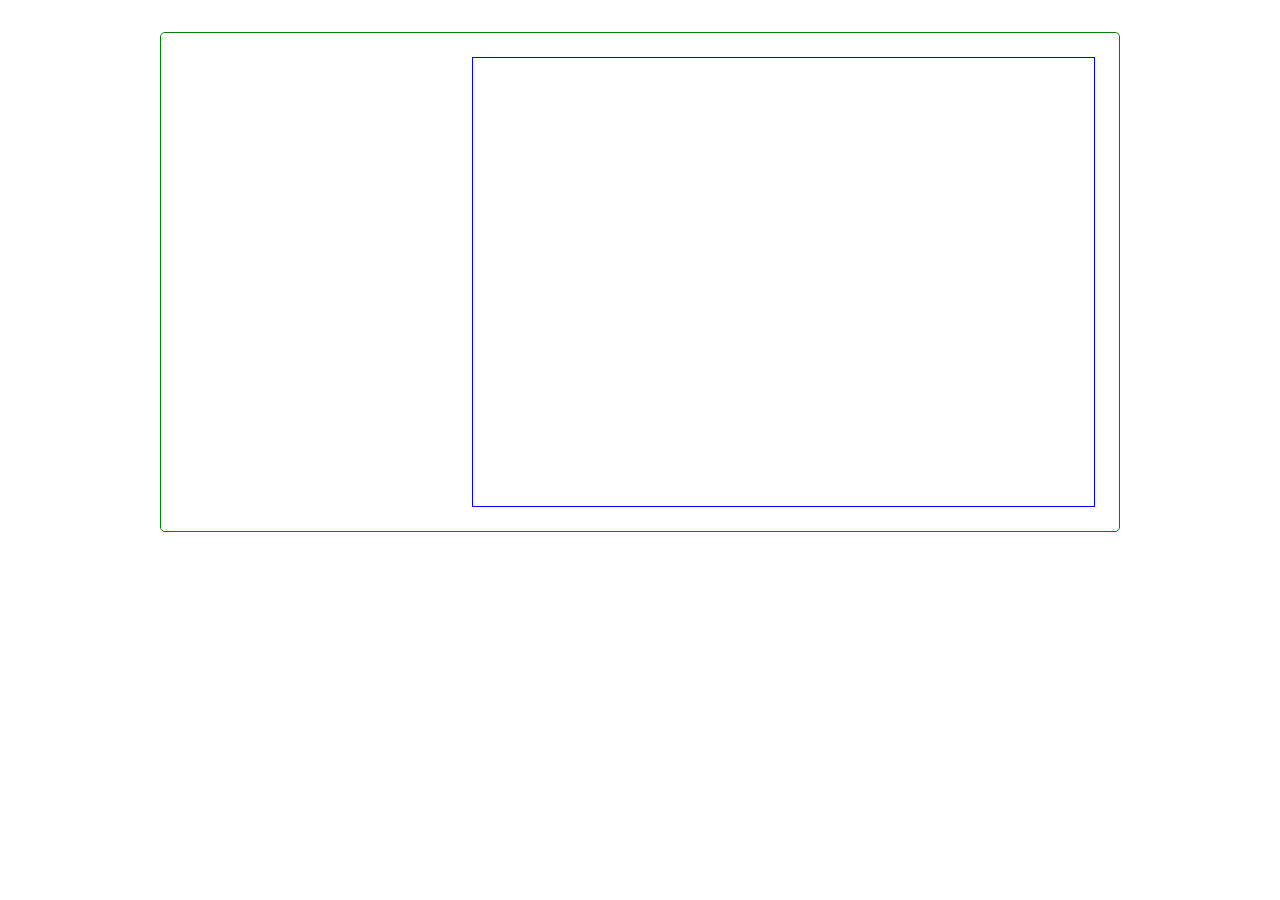
<file: cssanimation/index.html>
<!DOCTYPE html>
<html lang="en">
<head>
    <meta charset="UTF-8">
    <meta name="viewport" content="width=device-width, initial-scale=1.0">
    <link rel="stylesheet" href="css/style.css">
    <title>CSS Animation</title>
</head>
<body>
    <div class="container">
        <div class="card-container">
            <div class="card-image-container"></div>

                <div class="card-info-container">
                    <h1>Card Title</h1>
                    <p>Card Quote</p>

                        <ul class="card-actions">
                            <li>action 1</li>
                            <li>action 2</li>
                            <li>action 3</li>
                        </ul>
                </div>

            

        </div>

    </div>


</body>
</html>
</file>
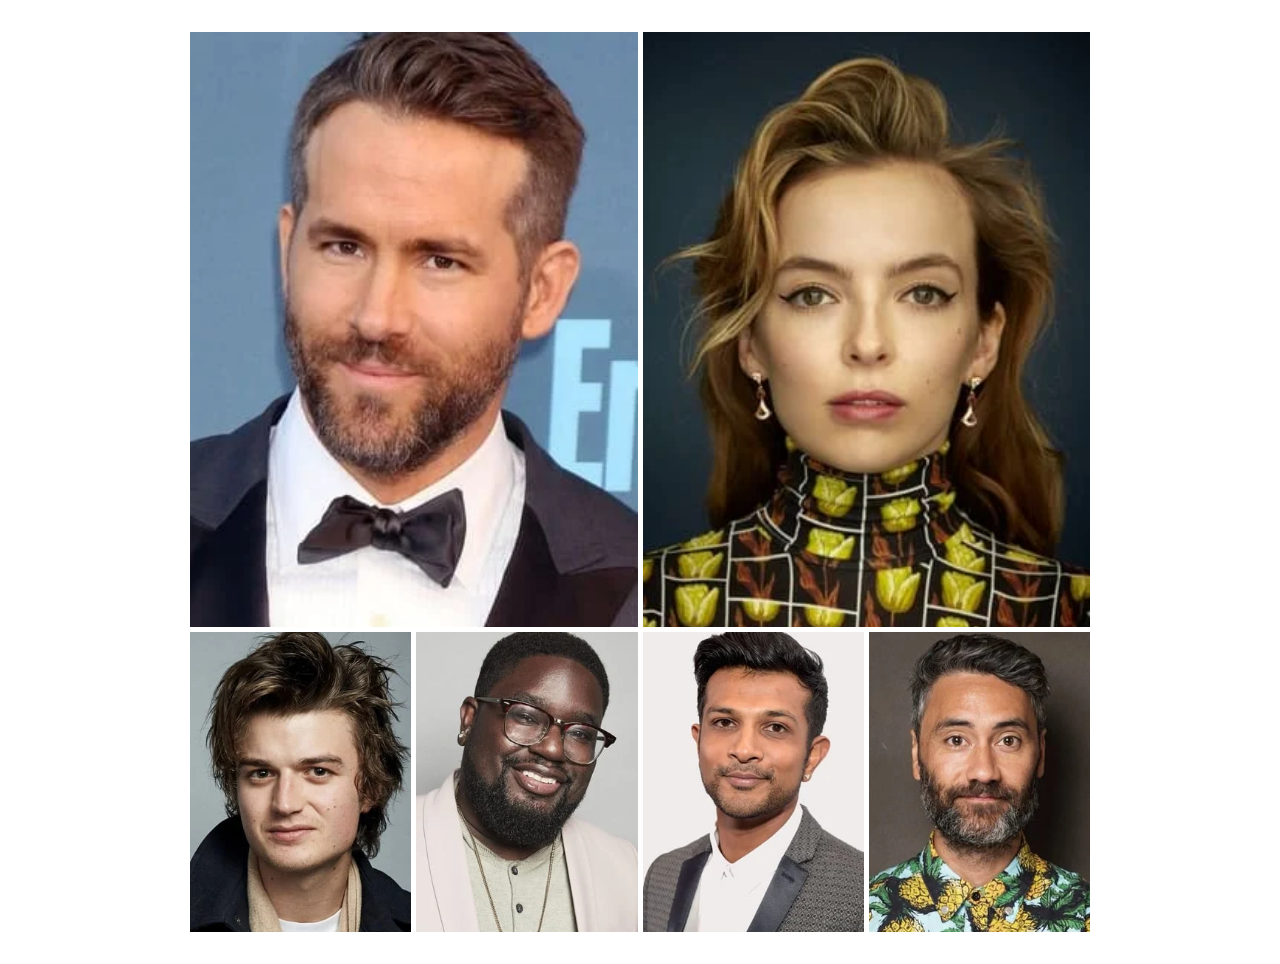
<file: actorsgallery.html>
<!DOCTYPE html>
<html lang="en">
<head>
    <meta charset="UTF-8">
    <meta name="viewport" content="width=device-width, initial-scale=1.0">
    <link rel="stylesheet" href="css/gallery.css">
    <title>Free Guy Actors Gallery</title>
</head>
<body>

    <div class="container">

       <div class="ryan">
            <div class="img">
                <img src="images/ryan.webp" alt="">
            </div>
       </div>
       
       <div class="jodie">
            <div class="img">
                <img src="images/jodie.webp" alt="">
            </div>
        </div>

        <div class="joe">
            <div class="img">
                <img src="images/joe.webp" alt="">
            </div>
        </div>


       <div class="lilrel">
            <div class="img">
                <img src="images/lilrel.webp" alt="">
            </div>
       </div>


       <div class="utkarsh">
            <div class="img">
                <img src="images/utkarsh.webp" alt="">
            </div>
       </div>

       <div class="taika">
            <div class="img">
                <img src="images/taika.webp" alt="">
            </div>
       </div>

    </div>
    
</body>
</html>
</file>
<file: cssanimation/css/style.css>
* {
    margin: 0;
    padding: 0;
    box-sizing: border-box;
}

.container {
    height: 500px;
    width: 75%;
    border: 1px solid green;
    border-radius: 5px;
    margin: 2rem auto;
}

.card-container {
    height: 100%;    
    display: flex;
    align-items: center;
    justify-content: center;
}


.card-image-container {
    position: relative;
    display: inline-block;
    height: 450px;
    width: 25%;
    border: 1px solid orange;
    border-radius: 5px;
    margin-right: 5%;
    left: -50rem;
    animation: slide-from-left 3.5s ease-in-out forwards;
    transition: all 1s;
}

@keyframes slide-from-left {
    88% {left: 1%;}
    100% {left: 0;}
}

.card-image-container:hover {
    transform: scale(1.1);
    box-shadow: 8px 8px 8px -4px black;
}



.card-info-container {
    display: inline-block;
    width: 65%;
    height: 450px;
    border: 1px solid blue;
    overflow: hidden;
}

.card-info-container > * {
    margin: 2rem;
}

.card-actions {
    list-style: none;
}

.card-info-container p {
    font-style: italic;
}

.card-info-container h1 {
    transform: translateY(-500px);
    animation: slide-from-top 3.5s ease-in-out forwards;

}

@keyframes slide-from-top {
    100% {transform: translateY(0);}
    80% {transform: translateY(20px);}
}

.card-info-container >:not(h1) {
    opacity: 0;
    animation: fade-in 3.5s ease-in-out forwards;
    animation-delay: 1s;
}

@keyframes fade-in {
    100% {
       opacity: 1; 
    }
}
</file>
<file: css/gallery.css>
* {
    margin: 0;
    padding: 0;
    box-sizing: border-box;
    /*border: 1px solid red;*/
}

.container {
    width: 900px;
    height: 900px;
    margin: 2rem auto;
    display: grid;
    grid-template-columns: repeat(4, 1fr);
    grid-template-rows: 595px 300px;
    gap: 5px;
}

.container > div {
    width: 100%;
    height: 100%;

}

.img {
    width: 100%;
    height: 100%;
}

.img img {
    width: 100%;
    height: 100%;
    object-fit: cover;
}

.ryan {
    grid-column: 1/3;
    grid-row: 1/2;
}

.jodie {
    grid-column: 3/5;
    grid-row: 1/2;
}


@media {max-width: 568px;} {
    body{
        background-color: #000;
    }

    .container {
        width: auto;
        grid-template-columns: repeat(1, auto);
        grid-template-rows: repeat(6, 1fr);
        grid-template-areas: 
        "ryan"
        "jodie"
        "joe"
        "lilrel"
        "utkarsh"
        "taika"
        ;
    }

    .ryan {
        grid-area: ryan;
    }

    .jodie {
        grid-area: jodie;
    }

    .joe{
        grid-area: joe;
    }

    .lilrel {
        grid-area: lilrel;
    }

    .utkarsh {
        grid-area: utkarsh;
    }

    .taika{
        grid-area: taika;
    }
}
</file>
